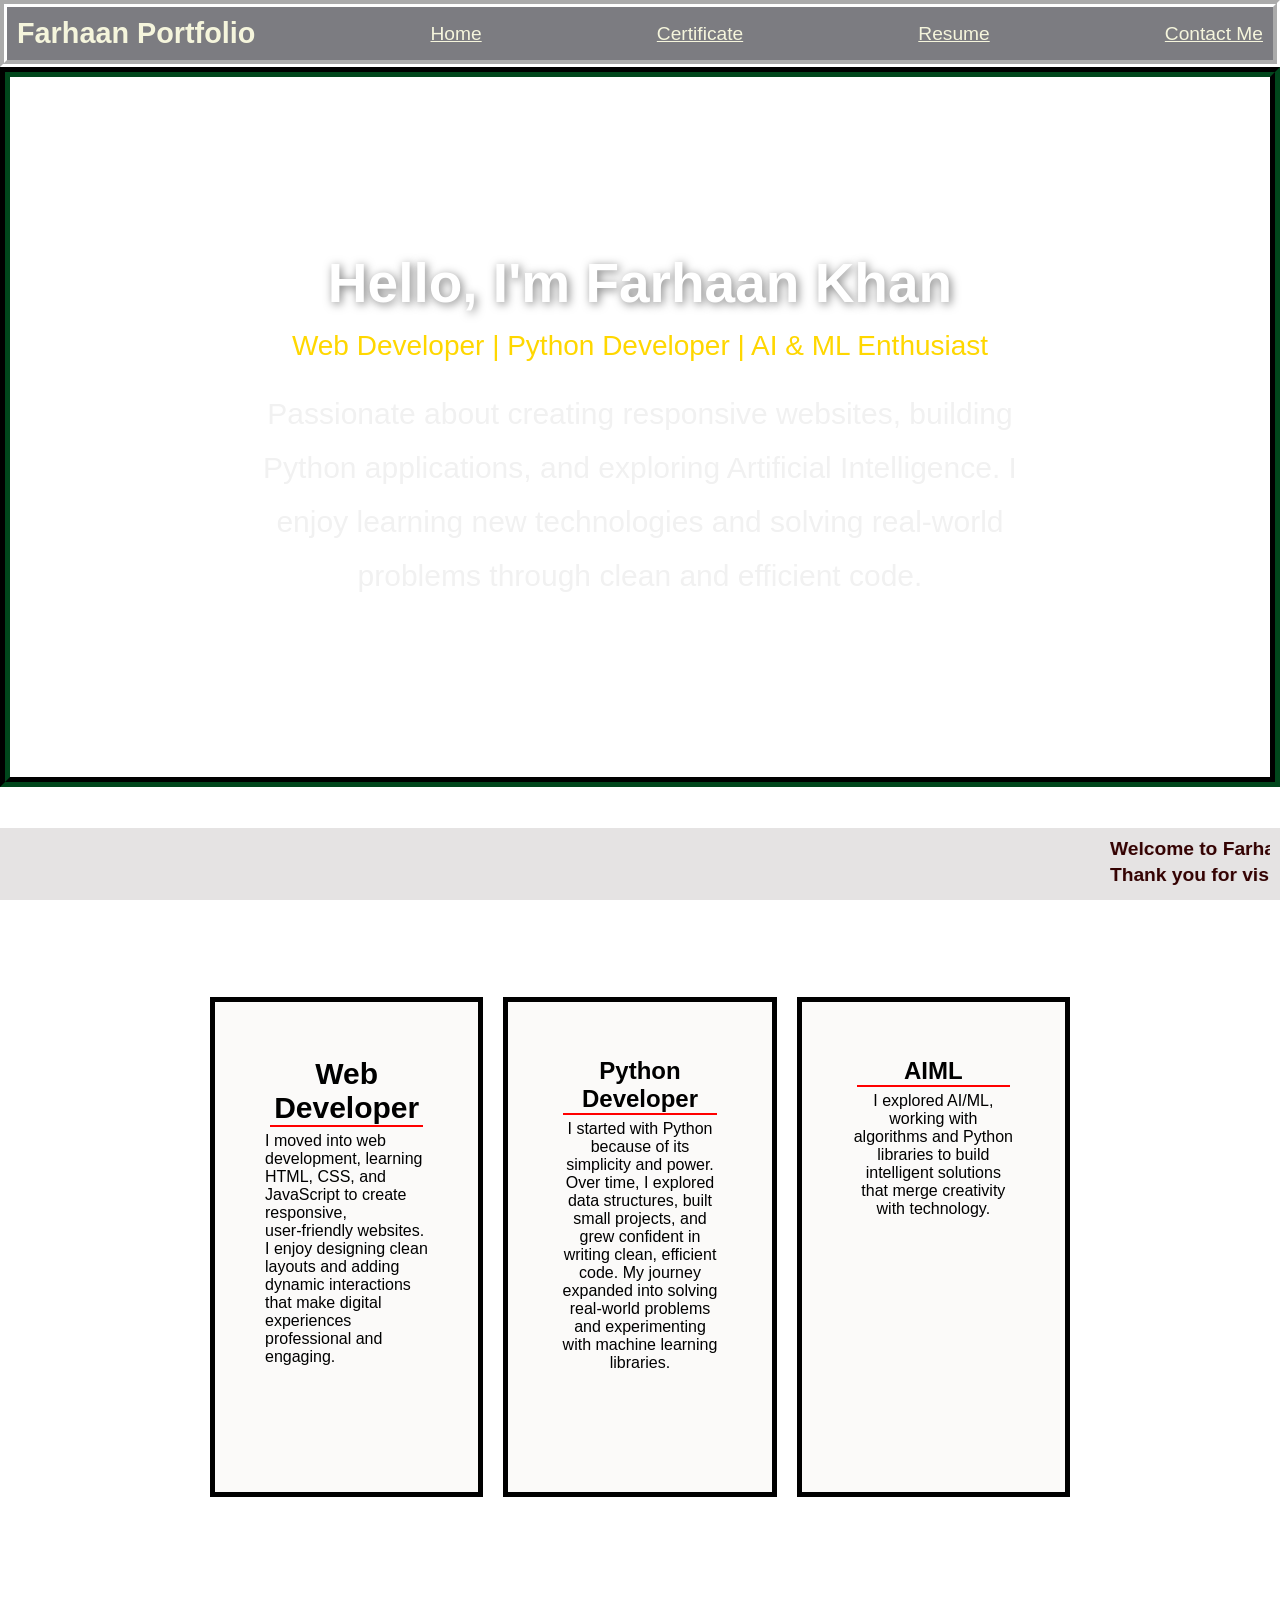
<file: portfolio/index.html>
<!DOCTYPE html>
<html lang="en">
<head>
  <meta charset="UTF-8">
  <meta name="viewport" content="width=device-width, initial-scale=1.0">
  <title>Document</title>
  <link rel="stylesheet" href="./style.css">
</head>
<body>
<header>
  <nav>
    <h1>Farhaan Portfolio</h1>
    <a href="#Home">Home</a>
    <a href="./certificate.html">Certificate</a>
    <a href="./resume.html">Resume</a>
    <a href="./contact.html">Contact Me</a>
  </nav>  
</header>
  <main>
    <section id="Home">
      <div class="hero">
    <h2>Hello, I'm Farhaan Khan</h2>
    <h3>Web Developer | Python Developer | AI & ML Enthusiast</h3>
    <p>
        Passionate about creating responsive websites, building Python
        applications, and exploring Artificial Intelligence. I enjoy learning
        new technologies and solving real-world problems through clean and
        efficient code.
    </p>
</div>
      <div class="info">
        <div class="left">
          <h1>Web Developer</h1>
          <p>I moved into web development, learning HTML, CSS, and JavaScript to create responsive, user‑friendly websites. I enjoy designing clean layouts and adding dynamic interactions that make digital experiences professional and engaging.</p>    
        </div>
        <div class="center">
          <h1>Python Developer</h1>
          <p>I started with Python because of its simplicity and power. Over time, I explored data structures, built small projects, and grew confident in writing clean, efficient code. My journey expanded into solving real‑world problems and experimenting with machine learning libraries.</p> 
        </div>
        <div class="right">
          <h1>AIML</h1>
          <p>I explored AI/ML, working with algorithms and Python libraries to build intelligent solutions that merge creativity with technology.</p>
        </div>
      </div>
    </section>
  </main>

  <footer>
    <marquee direction="left" scrollamount="12">
   Welcome to Farhaan's Portfolio — Web Dev | Python | AI/ML 
</marquee>
<marquee scrollamount="12">
   Thank you for visiting my portfolio — your support means a lot 
</marquee>


</footer>
</body>
</html>
</file>
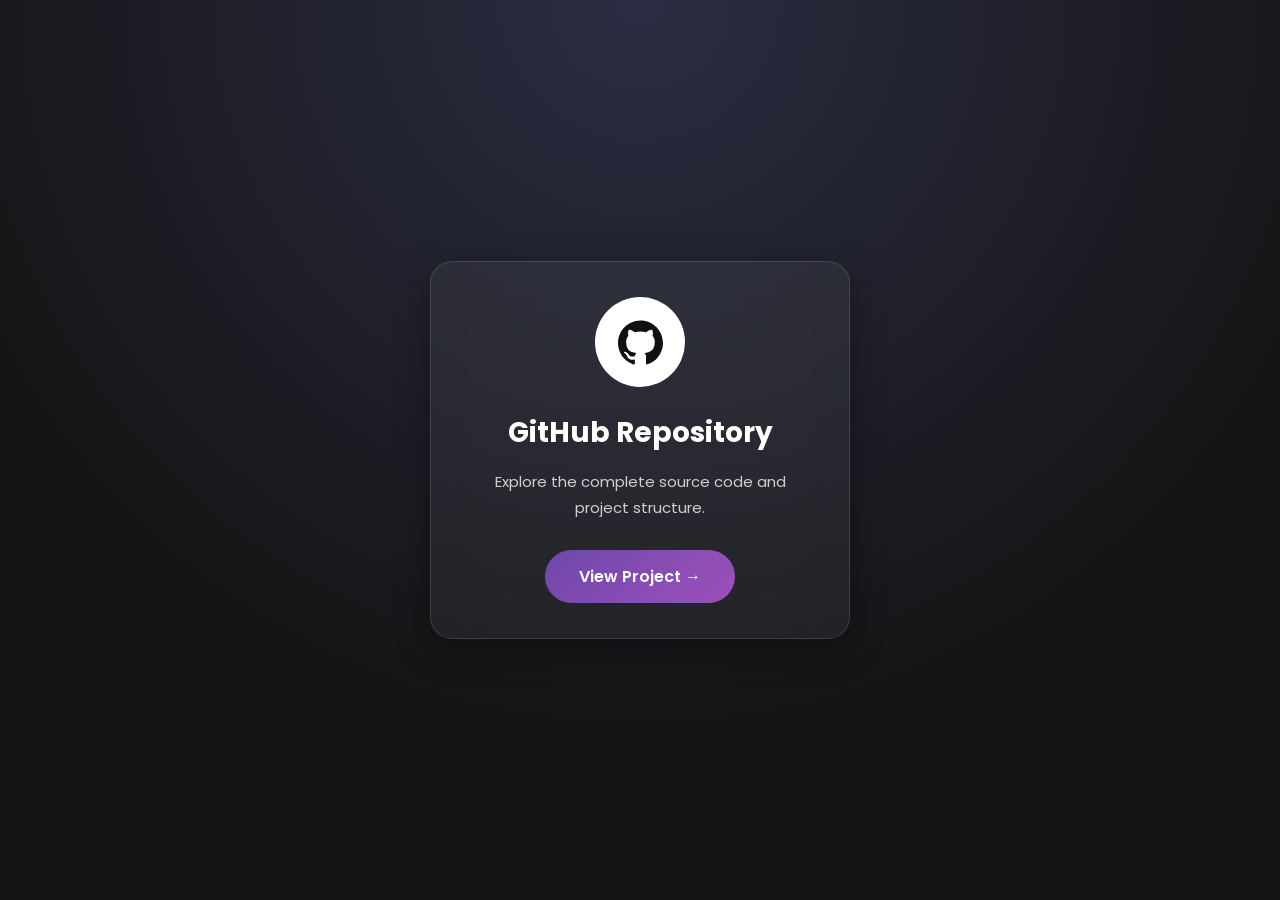
<file: portfolio/contact.html>
<!DOCTYPE html>
<html lang="en">
<head>
    <meta charset="UTF-8">
    <meta name="viewport" content="width=device-width, initial-scale=1.0">
    <title>GitHub Button</title>

    <link rel="stylesheet" href="stylecertificate.css">
</head>

<body>

<div class="github-card">

    <div class="icon">
        <svg viewBox="0 0 24 24">
            <path d="M12 .297C5.373.297 0 5.67 0 12.297c0 5.303 3.438 9.8 8.205
            11.385.6.113.82-.258.82-.577
            0-.285-.01-1.04-.015-2.04-3.338.724-4.042-1.61-4.042-1.61-.546-1.385-1.333-1.755-1.333-1.755-1.089-.744.084-.729.084-.729
            1.205.084 1.838 1.236 1.838 1.236
            1.07 1.835 2.809 1.305 3.495.998.108-.776.42-1.305.762-1.605-2.665-.3-5.466-1.332-5.466-5.93
            0-1.31.465-2.38 1.235-3.22-.135-.303-.54-1.523.105-3.176
            0 0 1.005-.322 3.3 1.23.96-.267
            1.98-.399 3-.405 1.02.006 2.04.138
            3 .405 2.28-1.552 3.285-1.23
            3.285-1.23.645 1.653.24 2.873.12
            3.176.765.84 1.23 1.91
            1.23 3.22 0 4.61-2.805 5.625-5.475
            5.92.435.375.81 1.096.81
            2.22 0 1.606-.015 2.896-.015
            3.286 0 .315.21.69.825.57C20.565
            22.092 24 17.592 24 12.297 24
            5.67 18.627.297 12 .297Z"/>
        </svg>
    </div>

    <div class="content">
        <h3>GitHub Repository</h3>
        <p>Explore the complete source code and project structure.</p>

        <a href="https://github.com/farhaan12-collab/June_WebDevelopment"
           target="_blank"
           class="github-btn">
            View Project →
        </a>
    </div>

</div>

</body>
</html>
</file>
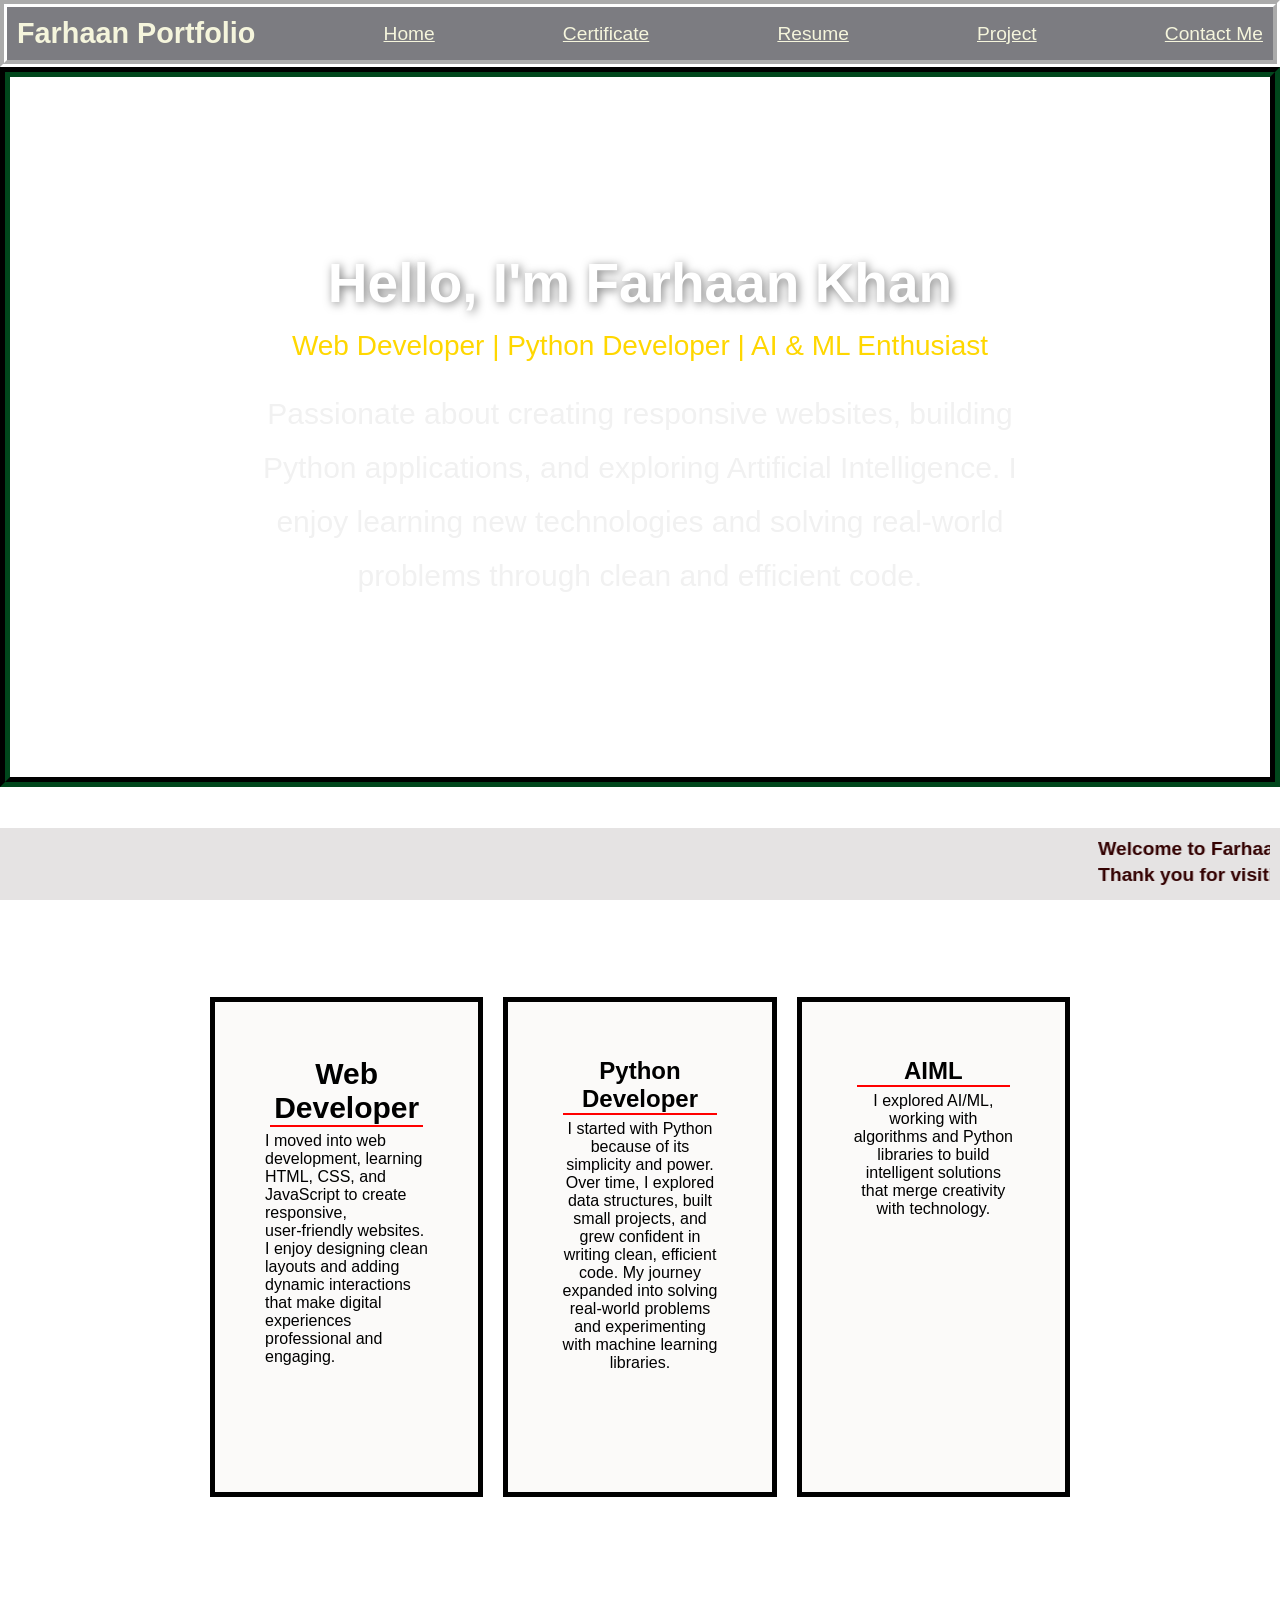
<file: portfolio/portfolio.html>
<!DOCTYPE html>
<html lang="en">
<head>
  <meta charset="UTF-8">
  <meta name="viewport" content="width=device-width, initial-scale=1.0">
  <title>Document</title>
  <link rel="stylesheet" href="./style.css">
</head>
<body>
<header>
  <nav>
    <h1>Farhaan Portfolio</h1>
    <a href="#Home">Home</a>
    <a href="./certificate.html">Certificate</a>
    <a href="./resume.html">Resume</a>
    <a href="">Project</a>
    <a href="./contact.html">Contact Me</a>
  </nav>  
</header>
  <main>
    <section id="Home">
      <div class="hero">
    <h2>Hello, I'm Farhaan Khan</h2>
    <h3>Web Developer | Python Developer | AI & ML Enthusiast</h3>
    <p>
        Passionate about creating responsive websites, building Python
        applications, and exploring Artificial Intelligence. I enjoy learning
        new technologies and solving real-world problems through clean and
        efficient code.
    </p>
</div>
      <div class="info">
        <div class="left">
          <h1>Web Developer</h1>
          <p>I moved into web development, learning HTML, CSS, and JavaScript to create responsive, user‑friendly websites. I enjoy designing clean layouts and adding dynamic interactions that make digital experiences professional and engaging.</p>    
        </div>
        <div class="center">
          <h1>Python Developer</h1>
          <p>I started with Python because of its simplicity and power. Over time, I explored data structures, built small projects, and grew confident in writing clean, efficient code. My journey expanded into solving real‑world problems and experimenting with machine learning libraries.</p> 
        </div>
        <div class="right">
          <h1>AIML</h1>
          <p>I explored AI/ML, working with algorithms and Python libraries to build intelligent solutions that merge creativity with technology.</p>
        </div>
      </div>
    </section>
  </main>

  <footer>
    <marquee direction="left" scrollamount="12">
   Welcome to Farhaan's Portfolio — Web Dev | Python | AI/ML 
</marquee>
<marquee scrollamount="12">
   Thank you for visiting my portfolio — your support means a lot 
</marquee>


</footer>
</body>
</html>
</file>
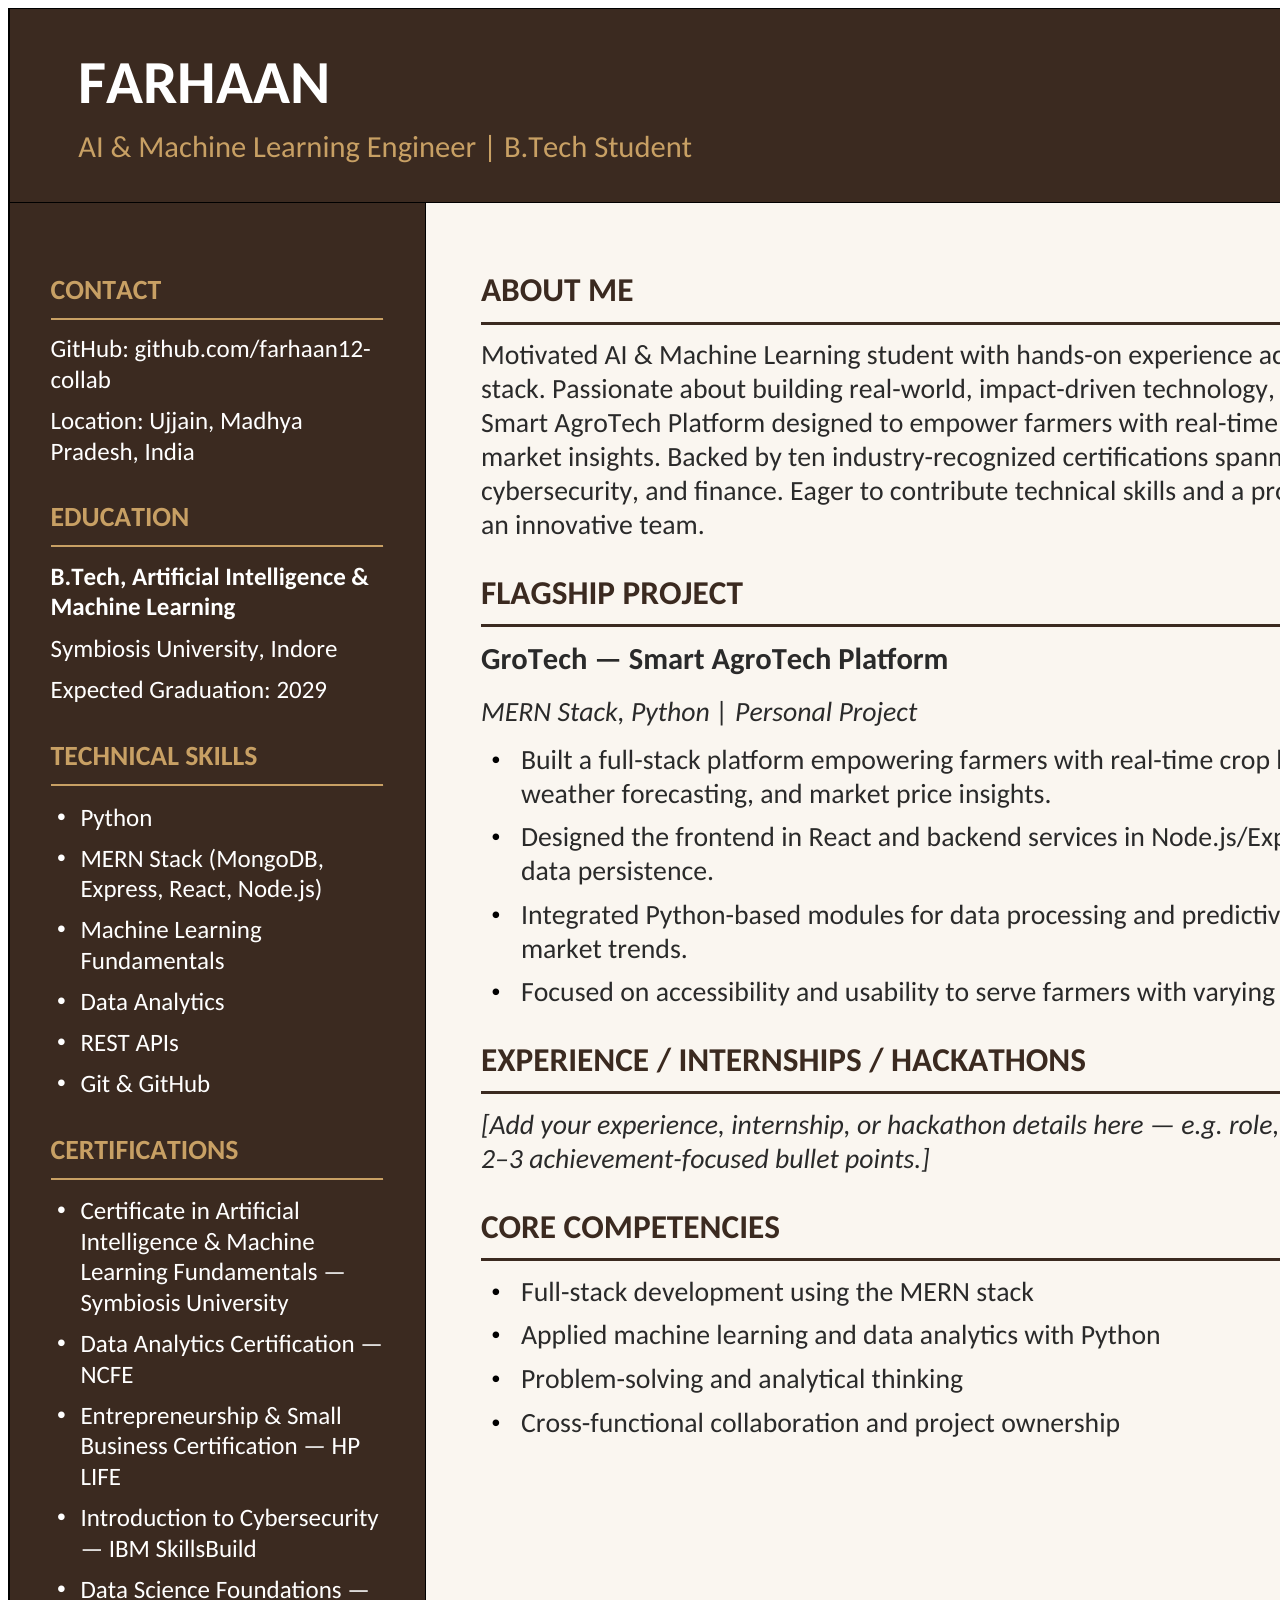
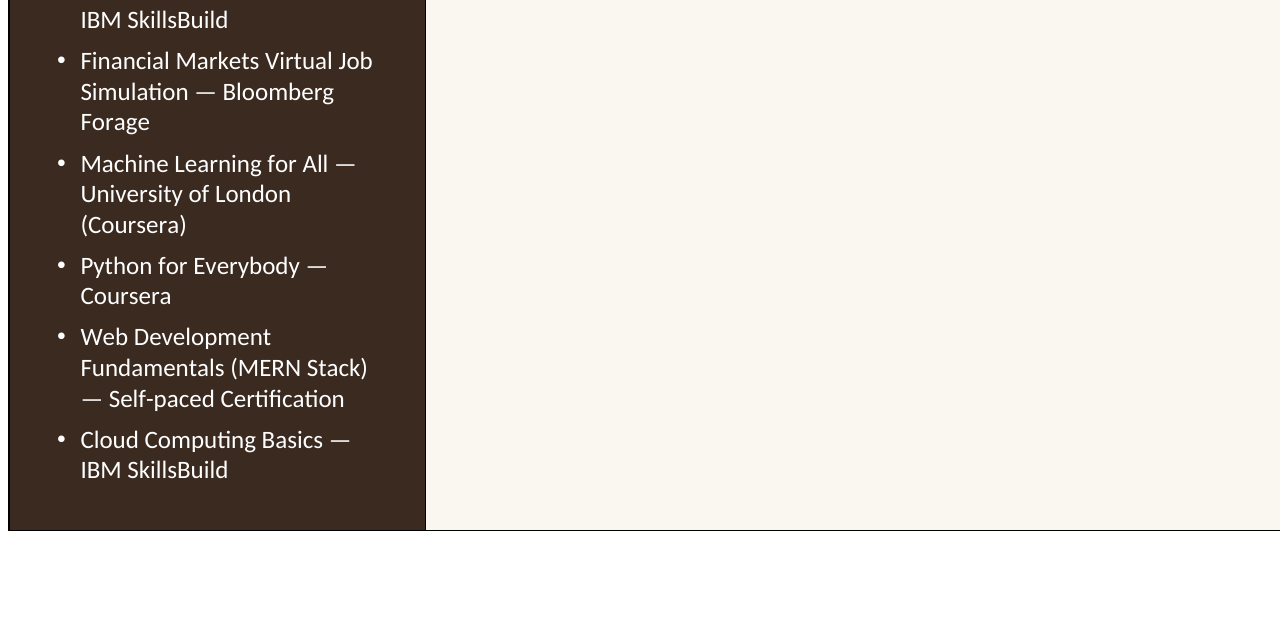
<file: portfolio/resume.html>
<!DOCTYPE html>
<html lang="en">
<head>
    <meta charset="UTF-8">
    <meta name="viewport" content="width=device-width, initial-scale=1.0">
    <title>Document</title>
</head>
<body>
    <div>
        <img src="./Farhaan_Resume (1).png">
    </div>
</body>
</html>
</file>
<file: portfolio/style.css>
* {
    margin: 0;
    padding: 0;
    box-sizing: border-box;
    font-family: Arial, Helvetica, sans-serif;
}

body {
    background-image: url("https://media.istockphoto.com/id/2222587923/photo/ai-coding-assistant-for-software-development-concept-machine-learning-code-programmer-use.jpg?b=1&s=612x612&w=0&k=20&c=VhOR2jHUB7AklM8db_0GSR3GOJR9pf1rMQNaLbIHOdI=");
    background-position: center;
    background-repeat: no-repeat;
    background-size: cover;
}

nav {
    color: beige;
    font-size: larger;
    display: flex;
    justify-content: space-between;
    align-items: center;
    background-color: rgba(4, 4, 15, 0.521);
    border: 7px groove white;
    padding: 10px;
}

nav a {
    color: beige;
}

nav a:hover {
    color: gold;
    transition: 0.7s;
}

.info {
    display: flex;
    justify-content: center;
    align-items: center;
    margin: 150px;
    padding: 50px;
}

.left {
    height: 500px;
    width: 500px;
    padding: 50px;
    border: 5px solid black;
    margin: 10px;
    background-color: rgba(247, 245, 243, 0.486);
}

.right {
    height: 500px;
    width: 500px;
    padding: 50px;
    border: 5px solid black;
    margin: 10px;
    background-color: rgba(247, 245, 243, 0.486);
    text-align: center;
}

.center {
    height: 500px;
    width: 500px;
    padding: 50px;
    border: 5px solid black;
    margin: 10px;
    background-color: rgba(247, 245, 243, 0.486);
    text-align: center;
}
.left:hover {
  background-color: gold;
  transition: 0.7s;
  text-align: center;
  font-size: larger;
}
.left h1{
    border-bottom: 2px double red;
    margin: 5px;
     text-align: center;
     font-size: 30px;
}
.center h1{
    border-bottom: 2px double red;
    margin: 5px;
}
.right h1{
    border-bottom: 2px double red;
    margin: 5px;
    
}
.center:hover {
  background-color: gold;
  transition: 0.7s;
  text-align: center;
  font-size: larger;
}

.right:hover {
  background-color: gold;
  transition:0.7s;
   text-align: center;
   font-size: larger;
}
.hero{
    min-height: 80vh;
    display: flex;
    flex-direction: column;
    justify-content: center;
    align-items: center;
    text-align: center;
    padding: 20px;
    color: white;
    border: 10px groove rgb(1, 71, 28);
}
.hero h2{
    font-size: 55px;
    margin-bottom: 15px;
    color: white;
    text-shadow: 2px 2px 10px rgba(0,0,0,0.5);
}

.hero h3{
    font-size: 28px;
    color: gold;
    margin-bottom: 25px;
    font-weight: normal;
}
.hero p{
    width: 70%;
    max-width: 800px;
    font-size: 30px;
    line-height: 1.8;
    color: #f1f1f1;
}
.hero:hover h2{
    color:aqua;
}

.hero:hover h3{
    color:gold;
}

.hero:hover p{
    color: burlywood;
}
footer {
  background: rgba(219, 215, 215, 0.7);
  color: #fff;
  padding: 10px;
  text-align: center;
  position: fixed;
  bottom: 0;
  width: 100%;
}
footer:hover{
    background-color: rgba(153, 205, 50, 0.61);
}

footer marquee {
  font-size: 1.2em;
  font-weight: bold;
  color: rgb(51, 1, 1);
}
</file>
<file: portfolio/stylecertificate.css>
@import url('https://fonts.googleapis.com/css2?family=Poppins:wght@300;400;500;600;700&display=swap');

*{
    margin:0;
    padding:0;
    box-sizing:border-box;
    font-family:'Poppins',sans-serif;
}

body{
    min-height:100vh;
    display:flex;
    justify-content:center;
    align-items:center;
    background:
        radial-gradient(circle at top,#2b2d42,#141414 70%);
}

.github-card{
    width:420px;
    background:rgba(255,255,255,.05);
    backdrop-filter:blur(18px);
    border:1px solid rgba(255,255,255,.12);
    border-radius:22px;
    padding:35px;
    text-align:center;
    transition:.4s;
    box-shadow:
    0 10px 35px rgba(0,0,0,.35);
}

.github-card:hover{
    transform:translateY(-10px);
    box-shadow:
    0 20px 45px rgba(0,0,0,.45);
}

.icon{
    width:90px;
    height:90px;
    margin:auto;
    display:flex;
    justify-content:center;
    align-items:center;
    border-radius:50%;
    background:#fff;
    transition:.4s;
}

.github-card:hover .icon{
    transform:rotate(360deg) scale(1.08);
}

.icon svg{
    width:45px;
    fill:#111;
}

.content h3{
    color:#fff;
    font-size:28px;
    margin-top:25px;
}

.content p{
    color:#cfcfcf;
    margin:15px 0 30px;
    line-height:1.7;
    font-size:15px;
}

.github-btn{
    display:inline-block;
    padding:14px 34px;
    text-decoration:none;
    border-radius:50px;
    background:linear-gradient(135deg,#6e48aa,#9d50bb);
    color:#fff;
    font-weight:600;
    transition:.35s;
}

.github-btn:hover{
    transform:scale(1.05);
    box-shadow:0 12px 25px rgba(157,80,187,.45);
}
</file>
